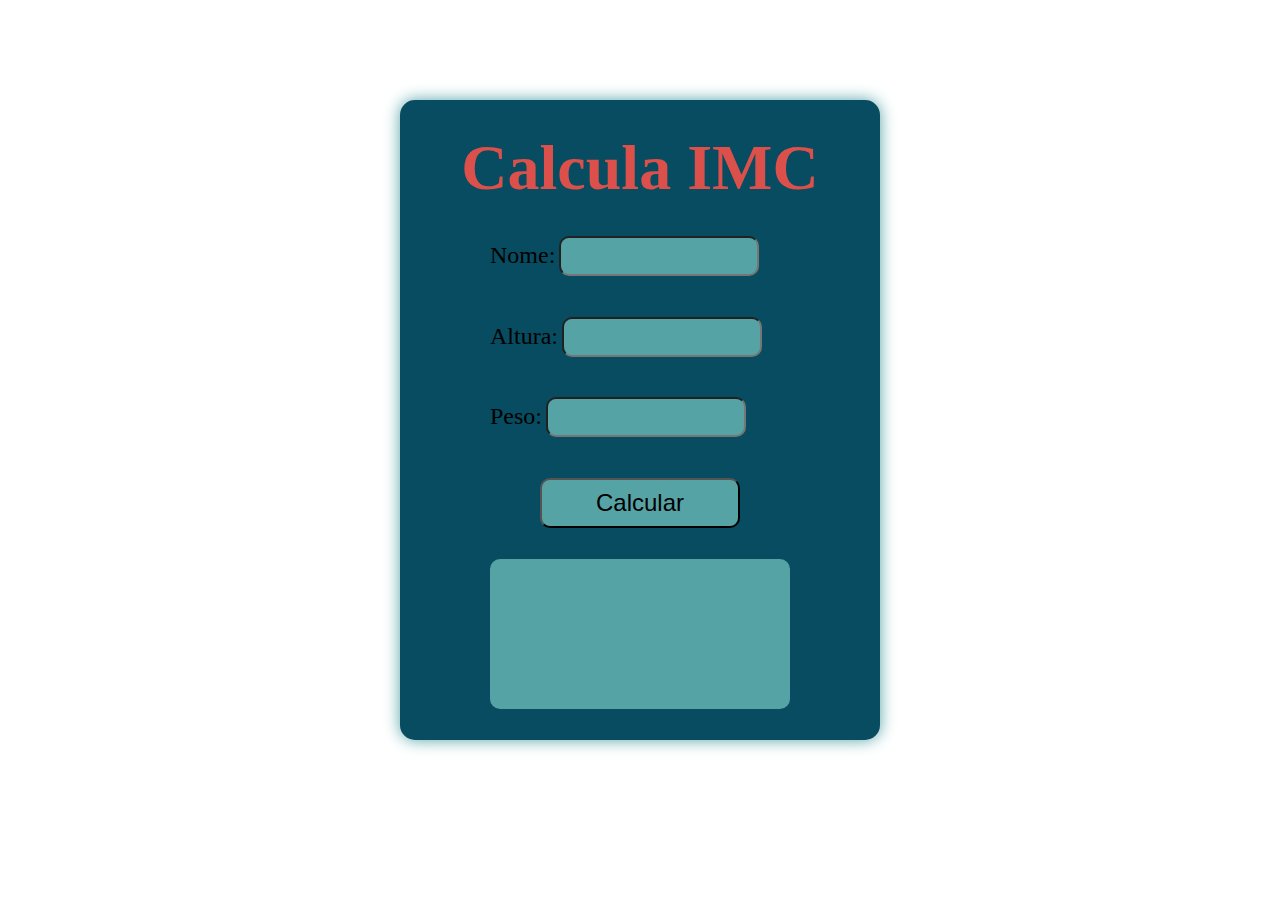
<file: 1-imc/index.html>
<!DOCTYPE html>
<html lang="en">
  <head>
    <meta charset="UTF-8" />
    <meta http-equiv="X-UA-Compatible" content="IE=edge" />
    <meta name="viewport" content="width=device-width, initial-scale=1.0" />
    <title>IMC</title>
    <link rel="stylesheet" href="style.css" />
  </head>

  <body>
    <main>
      <div class="container">
        <h1 class="title">Calcula IMC</h1>
        <div class="input">
          <label>Nome:</label>
          <input type="text" id="nome" />
        </div>
        <div class="input">
          <label>Altura:</label>
          <input type="number" id="altura" />
        </div>
        <div class="input">
          <label>Peso:</label>
          <input type="number" id="peso" />
        </div>

        <button id="calcular">Calcular</button>

        <div class="result" id="resultado"></div>
      </div>
    </main>

    <script src="./imc.js"></script>
  </body>
</html>
</file>
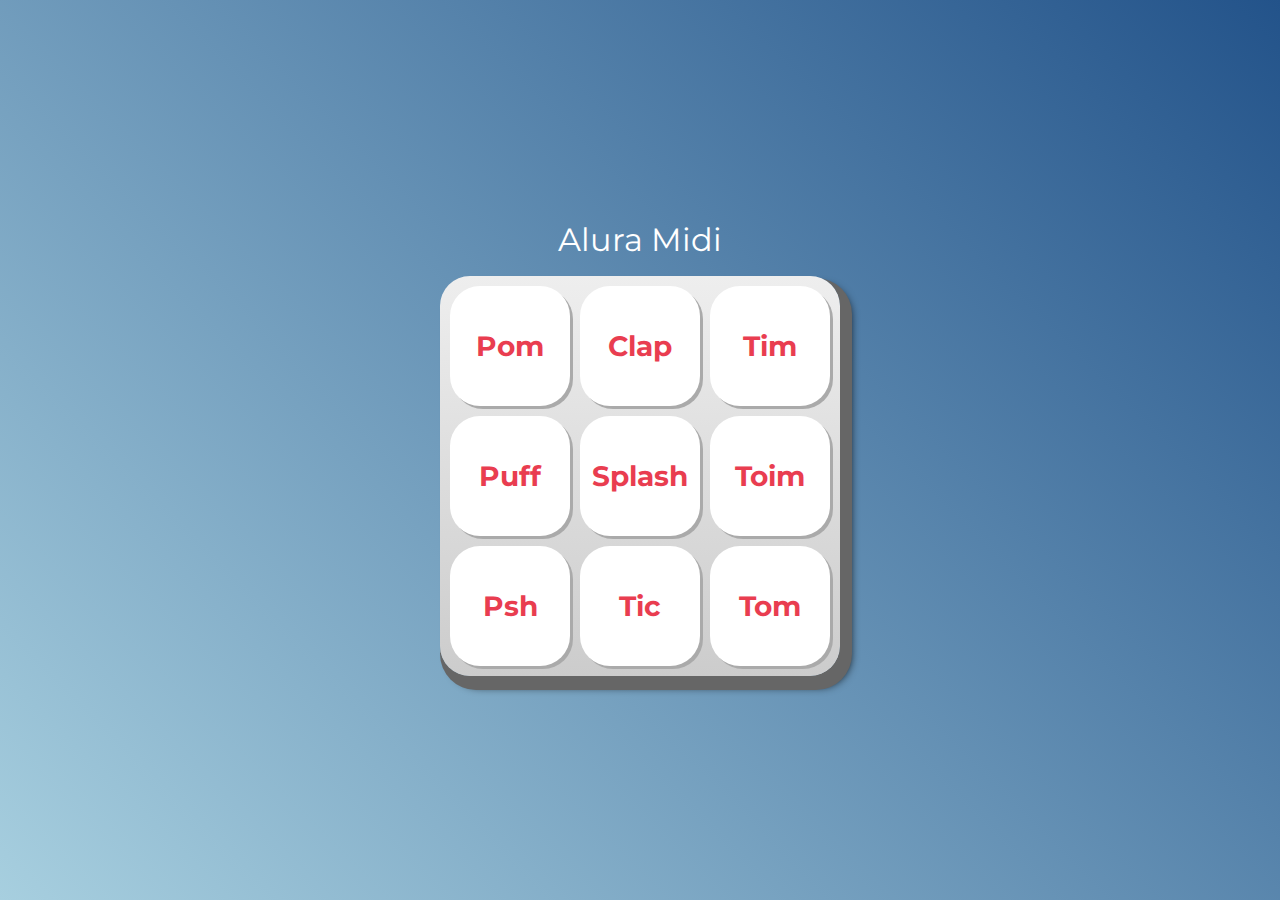
<file: aluramidi/index.html>
<!DOCTYPE html>
<html lang="pt-BR">
  <head>
    <meta charset="UTF-8" />
    <meta http-equiv="X-UA-Compatible" content="IE=edge" />
    <meta name="viewport" content="width=device-width, initial-scale=1.0" />

    <title>Alura MIDI</title>

    <link rel="preconnect" href="https://fonts.googleapis.com" />
    <link rel="preconnect" href="https://fonts.gstatic.com" crossorigin />
    <link
      href="https://fonts.googleapis.com/css2?family=Montserrat:wght@500;600&display=swap"
      rel="stylesheet"
    />

    <link rel="icon" type="image/png" href="images/bateria.png" />
    <link rel="stylesheet" href="css/reset.css" />
    <link rel="stylesheet" href="css/estilos.css" />
  </head>
  <body>
    <h1>Alura Midi</h1>

    <section class="teclado">
      <button class="tecla tecla_pom">Pom</button>
      <button class="tecla tecla_clap">Clap</button>
      <button class="tecla tecla_tim">Tim</button>

      <button class="tecla tecla_puff">Puff</button>
      <button class="tecla tecla_splash">Splash</button>
      <button class="tecla tecla_toim">Toim</button>

      <button class="tecla tecla_psh">Psh</button>
      <button class="tecla tecla_tic">Tic</button>
      <button class="tecla tecla_tom">Tom</button>
    </section>

    <audio src="sounds/keyq.wav" id="som_tecla_pom"></audio>
    <audio src="sounds/keyw.wav" id="som_tecla_clap"></audio>
    <audio src="sounds/keye.wav" id="som_tecla_tim"></audio>
    <audio src="sounds/keya.wav" id="som_tecla_puff"></audio>
    <audio src="sounds/keys.wav" id="som_tecla_splash"></audio>
    <audio src="sounds/keyd.wav" id="som_tecla_toim"></audio>
    <audio src="sounds/keyz.wav" id="som_tecla_psh"></audio>
    <audio src="sounds/keyx.wav" id="som_tecla_tic"></audio>
    <audio src="sounds/keyc.wav" id="som_tecla_tom"></audio>

    <script src="main.js"></script>
  </body>
</html>
</file>
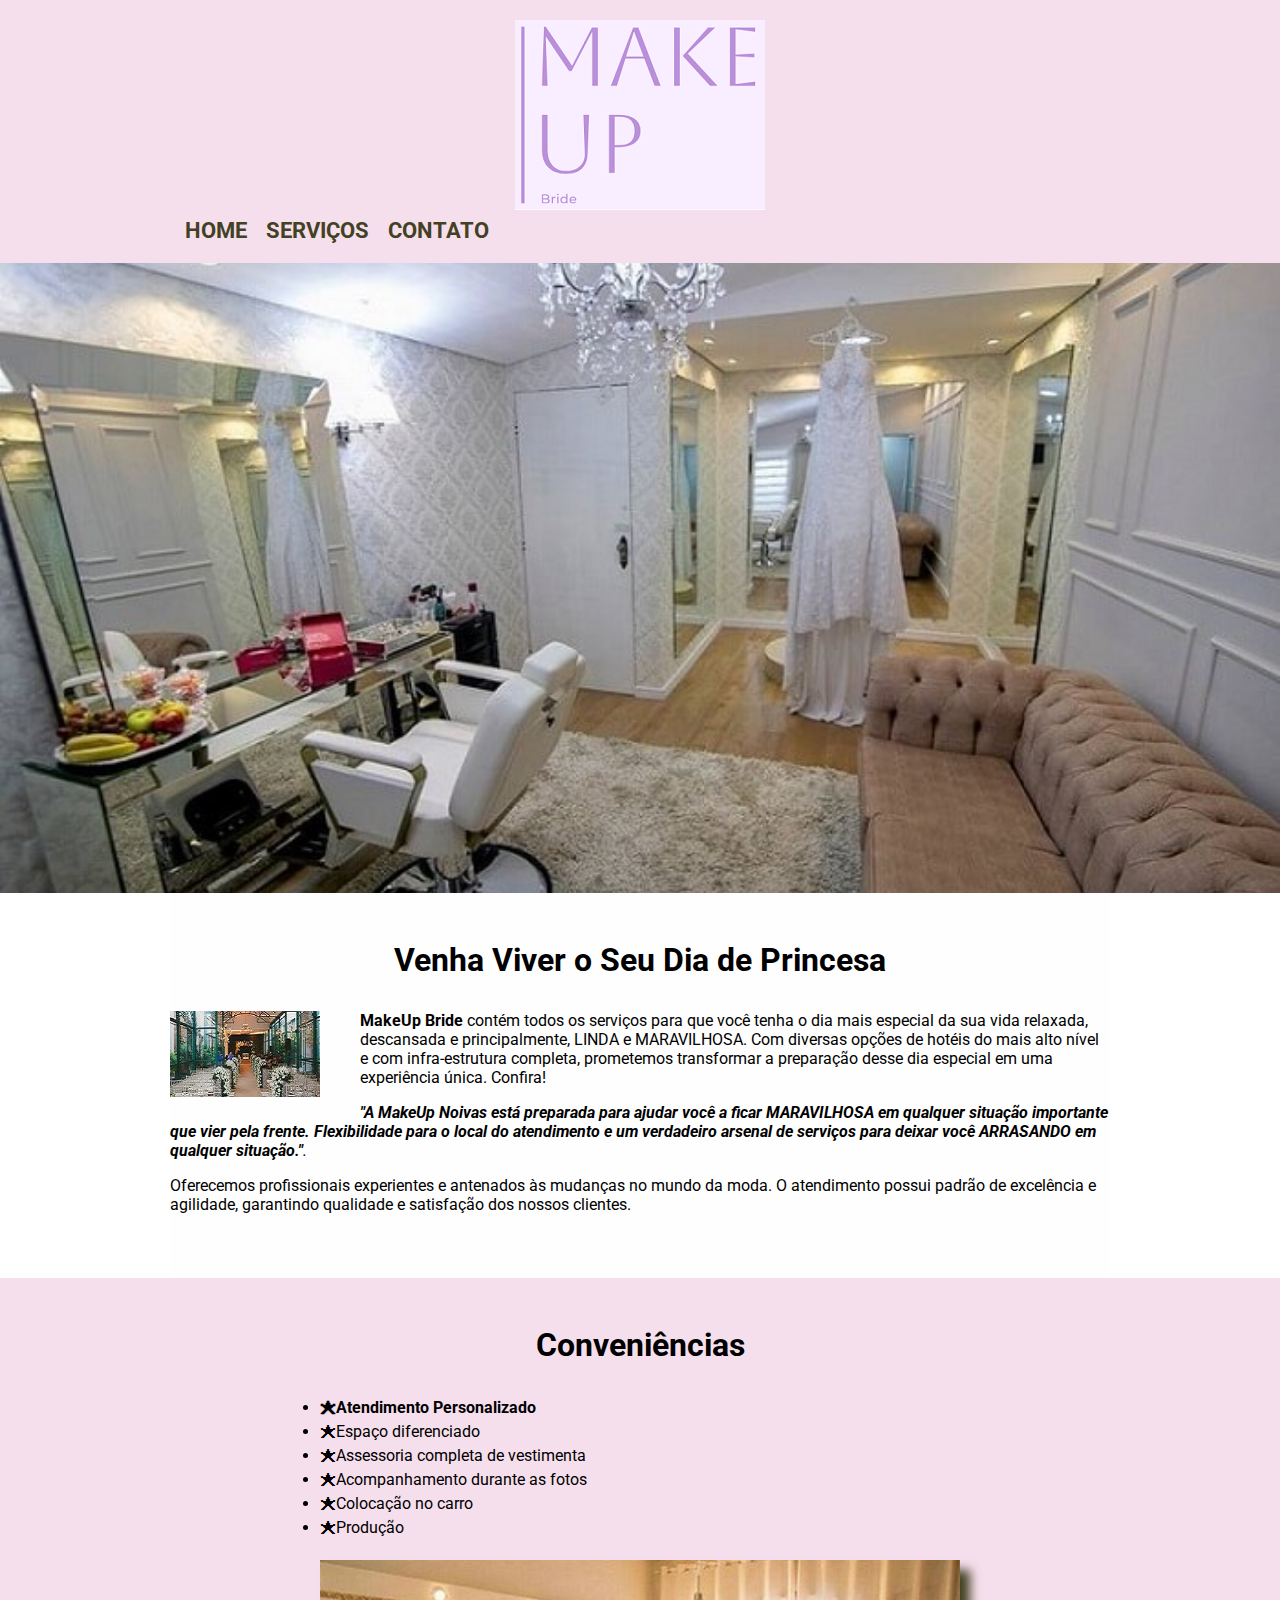
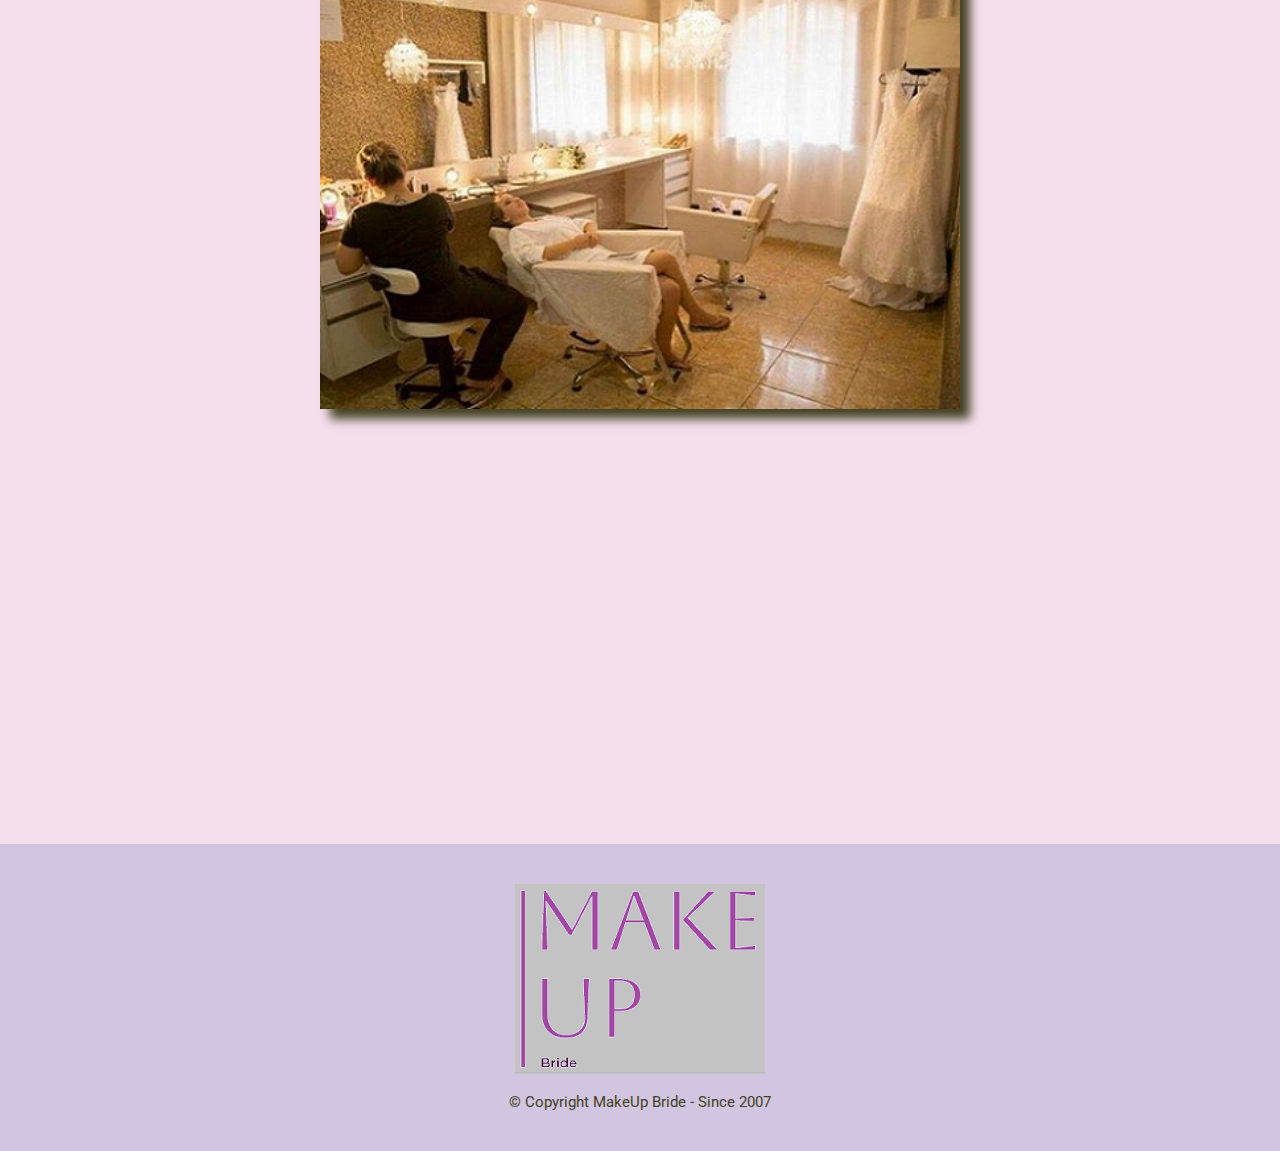
<file: Make-up/index.html>
<!DOCTYPE html>
<html lang="pt-br">
  <head>
    <meta charset="UTF-8" />
    <meta name="viewport" content="width=device-width" />
    <title>MakeUp Bride</title>

    <link rel="stylesheet" href="style.css" />
  </head>
  <body>
    <header>
      <div class="caixa">
        <h1><img src="img/logo.png" alt="Logo da MakeUp Bride" /></h1>

        <nav>
          <ul>
            <li><a href="index.html">Home</a></li>
            <li><a href="servicos.html">Serviços</a></li>
            <li><a href="contato.html">Contato</a></li>
          </ul>
        </nav>
      </div>
    </header>

    <div class="banner"></div>

    <main>
      <section class="principal">
        <h2 class="titulo-principal">Venha Viver o Seu Dia de Princesa</h2>

        <img
          class="cerimonia"
          src="img/cerimonia.jpg"
          alt="Local da Cerimonia"
        />

        <p>
          <strong>MakeUp Bride</strong> contém todos os serviços para que você
          tenha o dia mais especial da sua vida relaxada, descansada e
          principalmente, LINDA e MARAVILHOSA. Com diversas opções de hotéis do
          mais alto nível e com infra-estrutura completa, prometemos transformar
          a preparação desse dia especial em uma experiência única. Confira!
        </p>

        <p id="missao">
          <em
            ><strong
              >"A MakeUp Noivas está preparada para ajudar você a ficar
              MARAVILHOSA em qualquer situação importante que vier pela frente.
              Flexibilidade para o local do atendimento e um verdadeiro arsenal
              de serviços para deixar você ARRASANDO em qualquer
              situação."</strong
            >.</em
          >
        </p>

        <p>
          Oferecemos profissionais experientes e antenados às mudanças no mundo
          da moda. O atendimento possui padrão de excelência e agilidade,
          garantindo qualidade e satisfação dos nossos clientes.
        </p>
      </section>

      <section class="conveniencias">
        <h3 class="titulo-principal">Conveniências</h3>

        <div class="conteudo-conveniencias">
          <ul class="lista-conveniencias">
            <li class="itens">Atendimento Personalizado</li>
            <li class="itens">Espaço diferenciado</li>
            <li class="itens">Assessoria completa de vestimenta</li>
            <li class="itens">Acompanhamento durante as fotos</li>
            <li class="itens">Colocação no carro</li>
            <li class="itens">Produção</li>
          </ul>
          <img src="img/conveniencias.jpg" class="imagem-conveniencias" />
        </div>

        <div class="video">
          <iframe
            width="560"
            height="315"
            src="https://www.youtube.com/embed/i-qB6RZRxKo"
            title="YouTube video player"
            frameborder="0"
            allow="accelerometer; autoplay; clipboard-write; encrypted-media; gyroscope; picture-in-picture; web-share"
            allowfullscreen
          ></iframe>
        </div>
      </section>
    </main>

    <footer>
      <img src="img/logo2.png" / alt="Logo da MakeUp Bride">
      <p class="copyright">&copy; Copyright MakeUp Bride - Since 2007</p>
    </footer>
  </body>
</html>
</file>
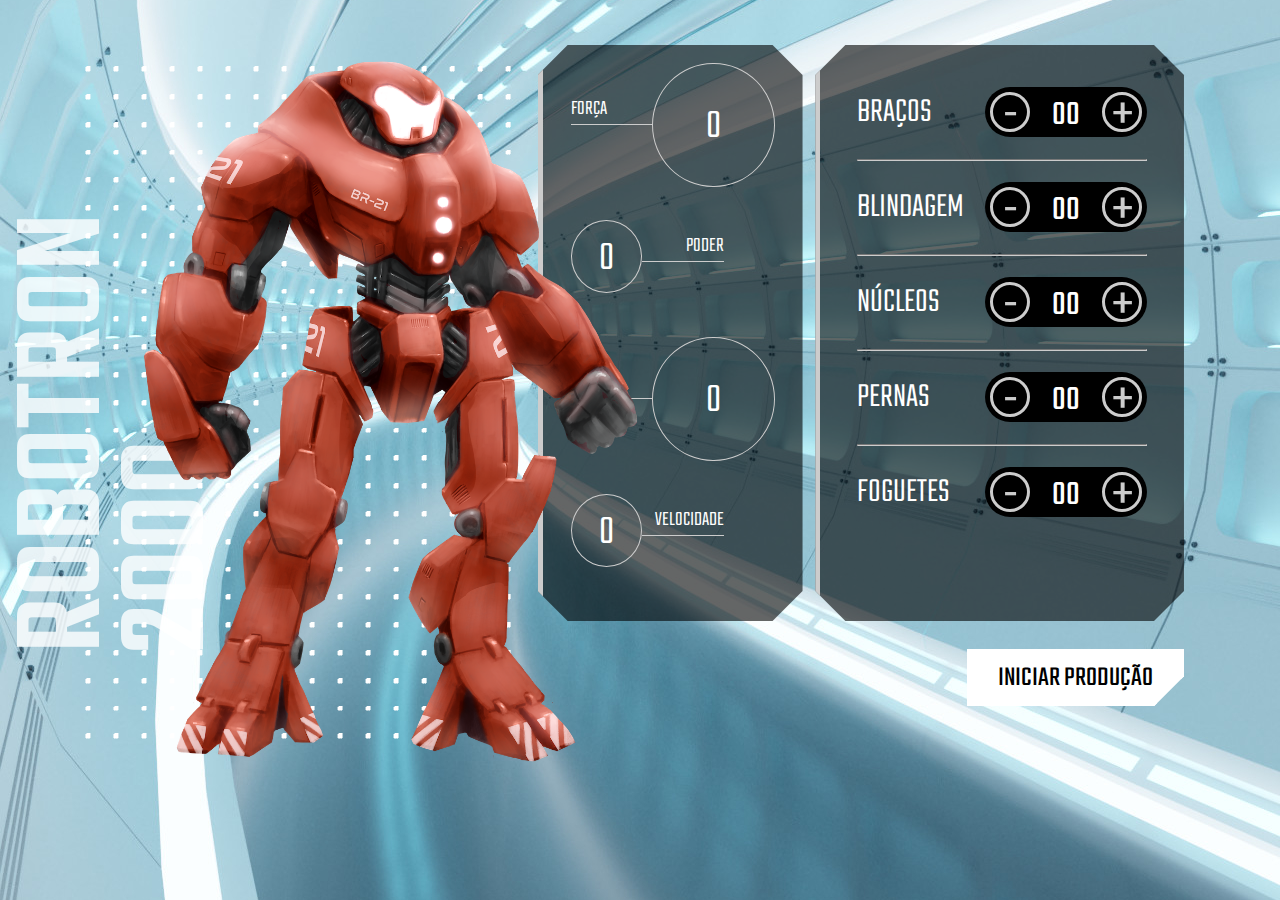
<file: robotron2000/index.html>
<!DOCTYPE html>
<html lang="en">
  <head>
    <meta charset="UTF-8" />
    <meta http-equiv="X-UA-Compatible" content="IE=edge" />
    <meta name="viewport" content="width=device-width, initial-scale=1.0" />
    <link rel="shortcut icon" type="image/jpg" href="img/favicon.ico" />
    <title>Robotron 2000</title>

    <link rel="stylesheet" href="css/style.css" />
    <link rel="preconnect" href="https://fonts.googleapis.com" />
    <link rel="preconnect" href="https://fonts.gstatic.com" crossorigin />
    <link
      href="https://fonts.googleapis.com/css2?family=Teko:wght@300;500&display=swap"
      rel="stylesheet"
    />
  </head>
  <body>
    <main>
      <section class="robotron">
        <img class="robo" src="img/robotron.png" alt="Robotron" id="robotron" />
        <figcaption class="titulo">ROBOTRON <br />2000</figcaption>
      </section>

      <section class="box estatisticas">
        <div class="estatistica">
          <p class="estatistica-titulo">Força</p>
          <div class="estatistica-valor">
            <p class="estatistica-numero" data-estatistica="forca">0</p>
          </div>
        </div>
        <div class="estatistica">
          <p class="estatistica-titulo">Poder</p>
          <div class="estatistica-valor">
            <p class="estatistica-numero" data-estatistica="poder">0</p>
          </div>
        </div>
        <div class="estatistica">
          <p class="estatistica-titulo">Energia</p>
          <div class="estatistica-valor">
            <p class="estatistica-numero" data-estatistica="energia">0</p>
          </div>
        </div>
        <div class="estatistica">
          <p class="estatistica-titulo">Velocidade</p>
          <div class="estatistica-valor">
            <p class="estatistica-numero" data-estatistica="velocidade">0</p>
          </div>
        </div>
      </section>

      <section class="equipamentos">
        <form action="" class="montador">
          <div class="box montador-conteudo">
            <div class="peca">
              <label for="" class="peca-titulo">Braços</label>
              <div class="controle">
                <buttom
                  class="controle-ajuste"
                  data-controle="-"
                  data-peca="bracos"
                  >-</buttom
                >
                <input
                  type="text"
                  class="controle-contador"
                  value="00"
                  data-contador
                />
                <buttom
                  class="controle-ajuste"
                  data-controle="+"
                  data-peca="bracos"
                  >+</buttom
                >
              </div>
            </div>
            <hr class="linha" />
            <div class="peca">
              <label for="" class="peca-titulo">Blindagem</label>
              <div class="controle">
                <buttom
                  class="controle-ajuste"
                  data-controle="-"
                  data-peca="blindagem"
                  >-</buttom
                >
                <input
                  type="text"
                  class="controle-contador"
                  value="00"
                  data-contador
                />
                <buttom
                  class="controle-ajuste"
                  data-controle="+"
                  data-peca="blindagem"
                  >+</buttom
                >
              </div>
            </div>
            <hr class="linha" />
            <div class="peca">
              <label for="" class="peca-titulo">Núcleos</label>
              <div class="controle">
                <buttom
                  class="controle-ajuste"
                  data-controle="-"
                  data-peca="nucleos"
                  >-</buttom
                >
                <input
                  type="text"
                  class="controle-contador"
                  value="00"
                  data-contador
                />
                <buttom
                  class="controle-ajuste"
                  data-controle="+"
                  data-peca="nucleos"
                  >+</buttom
                >
              </div>
            </div>
            <hr class="linha" />
            <div class="peca">
              <label for="" class="peca-titulo">Pernas</label>
              <div class="controle">
                <buttom
                  class="controle-ajuste"
                  data-controle="-"
                  data-peca="pernas"
                  >-</buttom
                >
                <input
                  type="text"
                  class="controle-contador"
                  value="00"
                  data-contador
                />
                <buttom
                  class="controle-ajuste"
                  data-controle="+"
                  data-peca="pernas"
                  >+</buttom
                >
              </div>
            </div>
            <hr class="linha" />
            <div class="peca">
              <label for="" class="peca-titulo">Foguetes</label>
              <div class="controle">
                <buttom
                  class="controle-ajuste"
                  data-controle="-"
                  data-peca="foguetes"
                  >-</buttom
                >
                <input
                  type="text"
                  class="controle-contador"
                  value="00"
                  data-contador
                />
                <buttom
                  class="controle-ajuste"
                  data-controle="+"
                  data-peca="foguetes"
                  >+</buttom
                >
              </div>
            </div>
          </div>
          <input
            type="submit"
            value="Iniciar produção"
            class="producao"
            id="producao"
          />
        </form>
      </section>
    </main>
    <script src="js/main.js"></script>
  </body>
</html>
</file>
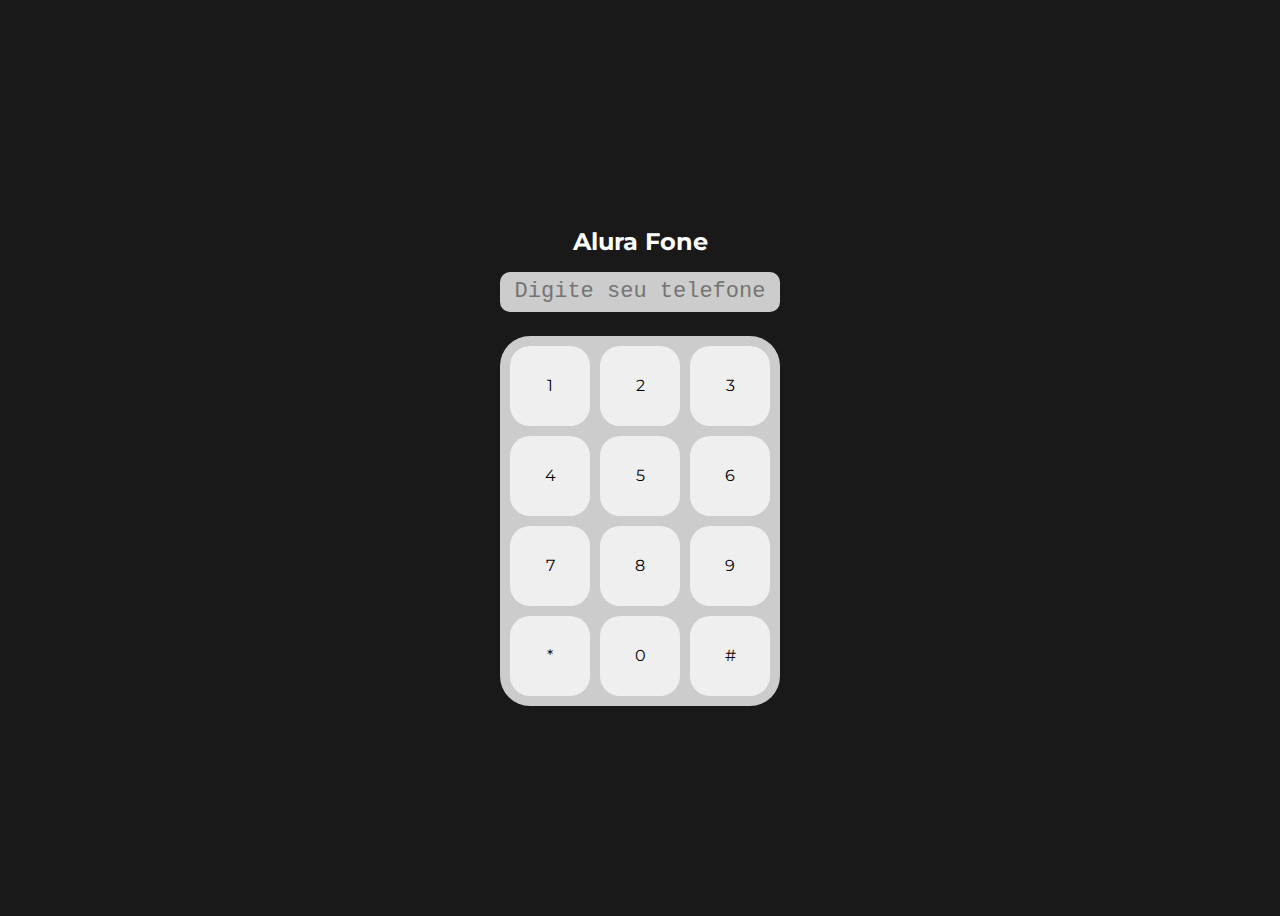
<file: alurafone/desafio.html>
<!DOCTYPE html>
<html lang="pt-BR">
  <head>
    <meta charset="UTF-8" />
    <meta http-equiv="X-UA-Compatible" content="IE=edge" />
    <meta name="viewport" content="width=device-width, initial-scale=1.0" />

    <title>Alura Fone</title>

    <link
      href="https://fonts.googleapis.com/css2?family=Montserrat:wght@500;600&display=swap"
      rel="stylesheet"
    />
    <link rel="stylesheet" href="./desafio-estilo.css" />
  </head>
  <body>
    <h1>Alura Fone</h1>

    <input type="tel" placeholder="Digite seu telefone" />
    <section class="teclado">
      <input type="button" class="tecla" value="1" />
      <input type="button" class="tecla" value="2" />
      <input type="button" class="tecla" value="3" />
      <input type="button" class="tecla" value="4" />
      <input type="button" class="tecla" value="5" />
      <input type="button" class="tecla" value="6" />
      <input type="button" class="tecla" value="7" />
      <input type="button" class="tecla" value="8" />
      <input type="button" class="tecla" value="9" />
      <input type="button" class="tecla" value="*" />
      <input type="button" class="tecla" value="0" />
      <input type="button" class="tecla" value="#" />
    </section>

    <script src="main.js"></script>
  </body>
</html>
</file>
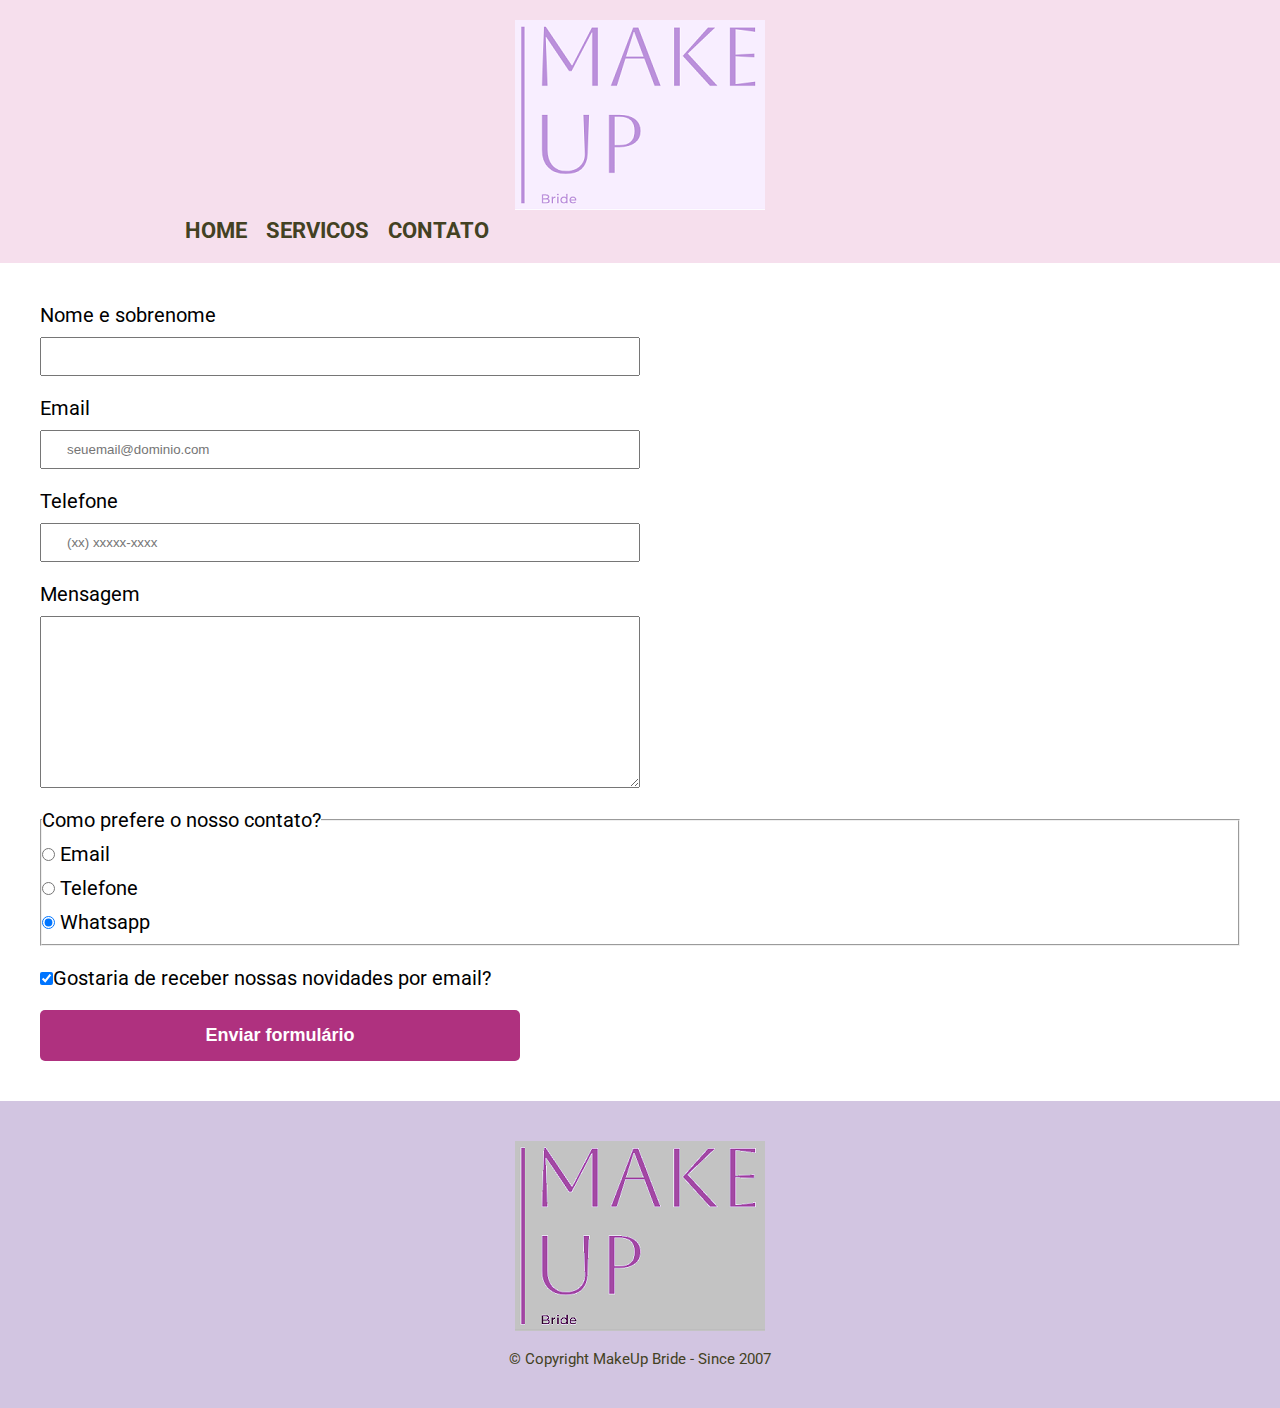
<file: Make-up/contato.html>
<!DOCTYPE html>
<html lang="pt-br">
	<head>
		<meta charset="UTF-8">
		<title>MakeUp Bride</title>

		<link rel="stylesheet" href="style.css">
	</head>
	<body>
		<header>
			<div class="caixa">
				<h1><img src="img/logo.png" alt="Logo da MakeUp Bride"></h1>
				<nav>
					<ul>
						<li><a href="index.html">Home</a></li>
						<li><a href="servicos.html">Servicos</a></li>
						<li><a href="contato.html">Contato</a></li>
					</ul>
				</nav>
			</div>
		</header>

        <main>
			<form>
				<label for="nomesobrenome">Nome e sobrenome</label>
				<input type="text" id="nomesobrenome" class="input-padrao" required>

				<label for="email">Email</label>
				<input type="email" id="email" class="input-padrao" required placeholder="seuemail@dominio.com">

				<label for="telefone">Telefone</label>
				<input type="tel" id="telefone" class="input-padrao" required placeholder="(xx) xxxxx-xxxx">

				<label for=""mensagem">Mensagem</label>
				<textarea cols="70" rows="10" id="mensagem" class="input-padrao" required></textarea>

				<fieldset>
					<legend>Como prefere o nosso contato?</legend>
					<label for="radio-email"><input type="radio" name="contato" value="email" id="radio-email"> Email</label>
					

					<label for="radio-telefone"><input type="radio" name="contato" value="telefone" id="radio-telefone"> Telefone</label>
					

					<label for="radio-whatsapp"><input type="radio" name="contato" value="whatsapp" id="radio-whatsapp" checked> Whatsapp</label>
					
				</fieldset>

				
				<label class="checkbox"><input type="checkbox" checked>Gostaria de receber nossas novidades por email?</label>

				<input type="submit" value="Enviar formulário" class="enviar">
			</form>
			
        </main>

        <footer>
			<img src="img/logo2.png" alt="Logo da MakeUp Bride">
			<p class="copyright">&copy; Copyright MakeUp Bride -  Since 2007</p>
		</footer>
	</body>
</html>
</file>
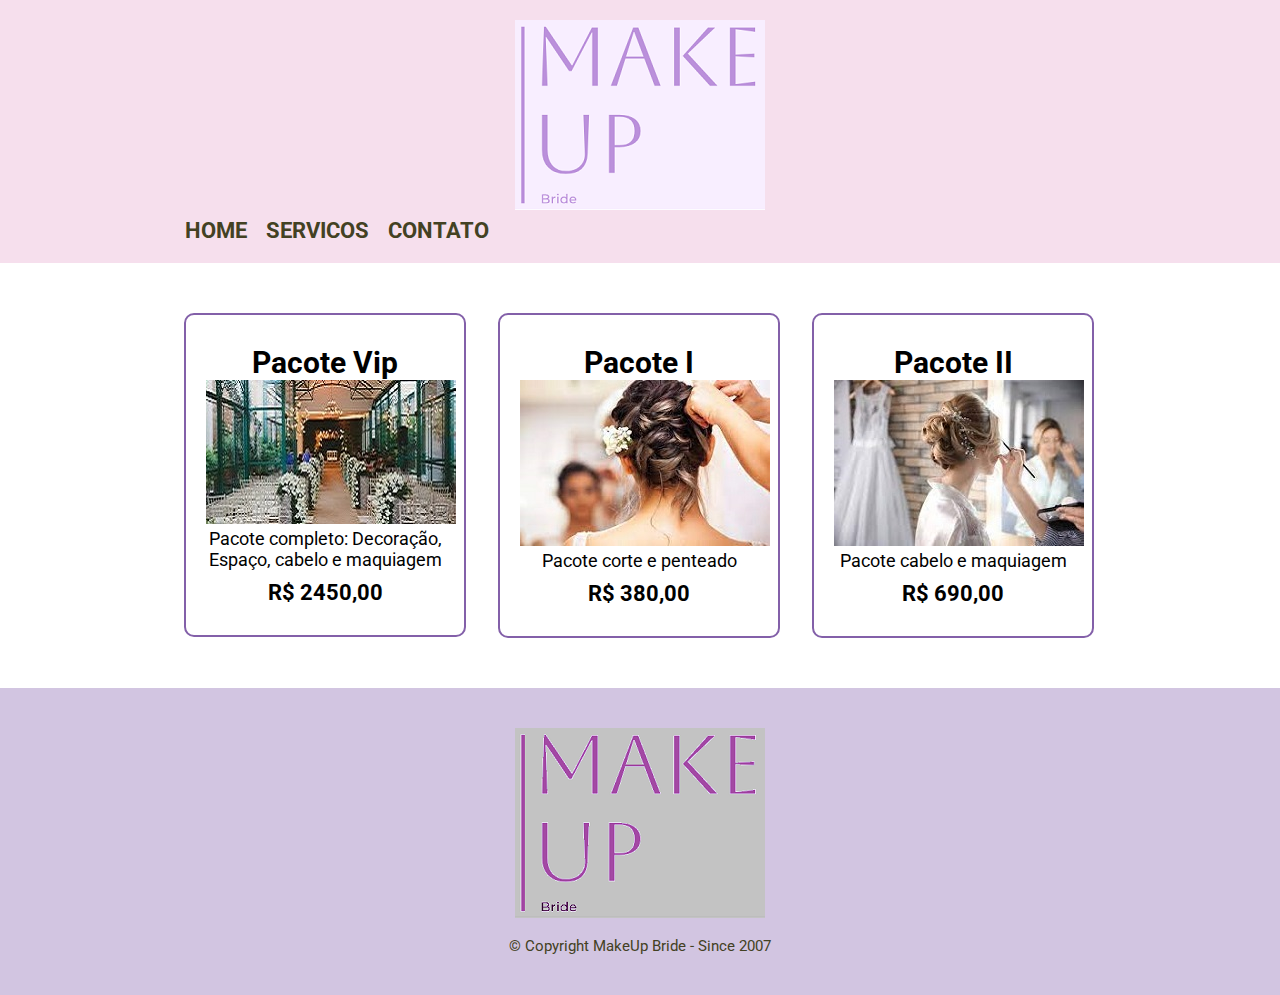
<file: Make-up/servicos.html>
<!DOCTYPE html>
<html lang="pt-br">
  <head>
    <meta charset="UTF-8" />
    <title>MakeUp Bride</title>

    <link rel="stylesheet" href="style.css" />
  </head>
  <body>
    <header>
      <div class="caixa">
        <h1><img src="img/logo.png" alt="Logo da MakeUp Bride" /></h1>

        <nav>
          <ul>
            <li><a href="index.html">Home</a></li>
            <li><a href="servicos.html">Servicos</a></li>
            <li><a href="contato.html">Contato</a></li>
          </ul>
        </nav>
      </div>
    </header>

    <main>
      <ul class="servicos">
        <li>
          <h2>Pacote Vip</h2>
          <img src="img/cerimonia.jpg" />
          <p class="servico-descricao">
            Pacote completo: Decoração, Espaço, cabelo e maquiagem
          </p>
          <p class="servico-preco">R$ 2450,00</p>
        </li>
        <li>
          <h2>Pacote I</h2>
          <img src="img/cabelo.jpg" />
          <p class="servico-descricao">Pacote corte e penteado</p>
          <p class="servico-preco">R$ 380,00</p>
        </li>
        <li>
          <h2>Pacote II</h2>
          <img src="img/noiva.jpg" />
          <p class="servico-descricao">Pacote cabelo e maquiagem</p>
          <p class="servico-preco">R$ 690,00</p>
        </li>
      </ul>
    </main>

    <footer>
      <img src="img/logo2.png" alt="Logo da MakeUp Bride" />
      <p class="copyright">&copy; Copyright MakeUp Bride - Since 2007</p>
    </footer>
  </body>
</html>
</file>
<file: 1-imc/style.css>
@import url("https://fonts.googleapis.com/css2?family=Oswald:wght@200;400;600;700&display=swap");

* {
  margin: 0;
  padding: 0;
  box-sizing: border-box;
}

main {
  display: flex;
  justify-content: center;
  align-items: center;
}

.container {
  display: flex;
  flex-direction: column;
  background: #084c61;
  width: 480px;
  height: 640px;
  align-items: center;
  justify-content: space-evenly;
  border-radius: 15px;
  box-shadow: 0 0 16px #56a3a6;
  margin: 100px 0;
}

.title {
  color: #db504a;
  font-size: 64px;
  font-weight: bold;
}

.input {
  width: 300px;
  height: 50px;
}

.input label {
  font-size: 24px;
}

.input input {
  width: 200px;
  height: 40px;
  background: #56a3a6;
  font-size: 20px;
  border-radius: 10px;
  text-align: center;
}

button {
  width: 200px;
  height: 50px;
  background: #56a3a6;
  font-size: 24px;
  border-radius: 10px;
}

.result {
  width: 300px;
  height: 150px;
  background: #56a3a6;
  font-size: 24px;
  border-radius: 10px;
  text-align: center;
  padding: 20px 20px;
}

@media (max-width: 480px) {
  main,
  input,
  button {
    font-size: 15px;
  }
}
</file>
<file: aluramidi/css/estilos.css>
:root {
  --cinza: #aaa;
  --vermelha: #e93d50;
  --vermelha-escura: #af303f;
  --branca: #fff;
  --luz: rgb(229, 255, 0);
}

body {
  align-items: center;
  background: linear-gradient(45deg, #a7cfdf 0%, #23538a 100%);
  display: flex;
  justify-content: center;
  flex-direction: column;
  font-family: "Montserrat", sans-serif;
  min-height: 100vh;
}

h1 {
  color: var(--branca);
  margin-bottom: 20px;
  font-size: 2rem;
}

.teclado {
  background: linear-gradient(to bottom, #eeeeee 0%, #cccccc 100%);
  box-shadow: 6px 8px 0 6px #666, 10px 10px 10px #000;
  border-radius: 30px;
  display: grid;
  gap: 10px;
  grid-template-columns: repeat(3, 1fr);
  padding: 10px;
}

.tecla {
  background-color: var(--branca);
  border-radius: 30px;
  box-shadow: 3px 3px 0 var(--cinza);
  color: var(--vermelha);
  cursor: pointer;
  height: 120px;
  font-size: 1.75em;
  font-weight: bold;
  line-height: 120px;
  text-align: center;
  width: 120px;
}

.tecla.ativa,
.tecla:active {
  background-color: var(--vermelha);
  border: 4px solid var(--vermelha);
  box-shadow: 3px 3px 0 var(--vermelha-escura) inset;
  color: var(--branca);
  outline: none;
}

.tecla.focus,
.tecla:focus {
  outline: none;
  box-shadow: 1px 1px 10px var(--luz);
}

.tecla.active:focus,
.tecla:active:focus {
  box-shadow: 3px 3px 0 var(--vermelha-escura) inset, 1px 1px 10px var(--luz);
}
</file>
<file: Make-up/style.css>
@import url("https://fonts.googleapis.com/css2?family=Roboto:wght@300;400;700&display=swap");

* {
  margin: 0;
  padding: 0;
  box-sizing: border-box;
}

body {
  font-family: "Roboto";
}

header {
  background: #f6dfed;
  padding: 20px 0;
}

.caixa {
  position: relative;
  width: 940px;
  margin: 0 auto;
}

nav {
  position: absolute;
  top: 110px;
  right: 0;
}

nav li {
  display: inline;
  margin: 0 0 0 15px;
}

nav a {
  text-transform: uppercase;
  color: #434123;
  font-weight: bold;
  font-size: 22px;
  text-decoration: none;
}

nav a:hover {
  color: #c09bd8;
  text-decoration: underline;
}

.servicos {
  width: 940px;
  margin: 0 auto;
  padding: 50px 0;
}

.servicos li {
  display: inline-block;
  text-align: center;
  width: 30%;
  vertical-align: top;
  margin: 0 1.5%;
  padding: 30px 20px;
  box-sizing: border-box;
  border: 2px solid #8360a9;
  border-radius: 10px;
}

.servicos li:hover {
  border-color: #af317f;
}

.servicos li:active {
  border-color: #3d2b50;
}

.servicos li:hover h2 {
  font-size: 34px;
  transition: ease .3s;
}

.servicos h2 {
  font-size: 30px;
  font-weight: bold;
}

.servico-descricao {
  font-size: 18px;
}

.servico-preco {
  font-size: 22px;
  font-weight: bold;
  margin-top: 10px;
}

footer {
  text-align: center;
  background: url("./img/background.jpg");
  padding: 40px 0;
}

.copyright {
  color: #434123;
  font-size: 15px;
  margin: 15px 0 0;
}

form {
  margin: 40px 40px;
}

form label,
form legend {
  display: block;
  font-size: 20px;
  margin: 0 0 10px;
}

.input-padrao {
  display: block;
  margin: 0 0 20px;
  padding: 10px 25px;
  width: 50%;
}

.checkbox {
  margin: 20px 0;
}

.enviar {
  width: 40%;
  padding: 15px 0;
  background: #af317f;
  color: #ffffff;
  font-weight: bold;
  font-size: 18px;
  border: none;
  border-radius: 5px;
  transition: 1s all;
  cursor: pointer;
}

.enviar:hover {
  background: #d260a6;
  transform: scale(1.1);
}

/* css da página inicial */
.banner {
  /* width: 100%; */
  height: 70vh;
  width: 100vw;
  background-image: url("./img/banner.jpeg");
  background-repeat: no-repeat;
  background-position: center;
  background-size: cover;
}

.titulo-principal {
  text-align: center;
  font-size: 2em;
  margin: 0 0 1em;
  clear: left;
}

.principal {
  padding: 3em 0;
  background: #fefefe;
  width: 940px;
  margin: 0 auto;
}

.principal p {
  margin: 0 0 1em;
}

.principal strong {
  font-weight: bold;
}

.principal em {
  font-style: italic;
}

.cerimonia {
  width: 150px;
  float: left;
  margin: 0 40px 20px 0;
}

.conveniencias {
  padding: 3em 0;
  background: #f6dfed;
}

.conteudo-conveniencias {
  width: 640px;
  margin: 0 auto;
}

.lista-conveniencias {
  width: 40%;
  display: inline-block;
  vertical-align: top;
  margin-bottom: 20px;
}

.imagem-conveniencias {
  width: 50%;
  opacity: 1;
  transition: 400ms;
  box-shadow: 10px 10px 10px 0 #434123;
}

.imagem-conveniencias:hover {
  opacity: 0.3;
}

.itens {
  line-height: 1.5;
}

.itens:first-child {
  font-weight: bold;
}

.itens:before {
  content: "🟊";
}

.video {
  width: 560px;
  margin: 2em auto;
}

@media screen and (max-width: 480px) {
  .header,
  .caixa,
  .banner,
  .principal,
  .conteudo-conveniencias,
  .video {
    width: auto;
  }
}

h1 {
  text-align: center;
}

nav {
  position: static;
}

.lista-conveniencias,
.imagem-conveniencias {
  width: 100%;
}
</file>
<file: robotron2000/css/style.css>
:root {
  --main-cinza: #cccccc;
  --main-branco: #ffffff;
  --main-preto: #000000;
}

* {
  box-sizing: border-box;
}

body {
  background: url(../img/fundo.jpg);
  background-position: center center;
  background-size: cover cover;
  padding: 0;
  margin: 0;
  font-weight: 300;
}

body,
input {
  font-family: "Teko", sans-serif;
}

main {
  width: 80vw;
  height: 80vh;
  margin: 10vh 8vw 10vh 12vw;
  display: flex;
  gap: 1vw;
}

.robotron {
  background: url(../img/estrutura.png) no-repeat;
  background-position: center center;
  margin: 0;
  flex-basis: 40%;
  position: relative;
}

.robo {
  height: 110%;
  z-index: 1;
  position: absolute;
  left: -20%;
  top: -5%;
}

.titulo {
  transform: rotate(180deg);
  font-weight: 500;
  font-size: 130px;
  position: absolute;
  bottom: 7rem;
  left: -3rem;
  line-height: 0.8;
  writing-mode: vertical-rl;
  text-orientation: mixed;
  color: rgba(255, 255, 255, 0.8);
}

.box {
  background: rgba(0, 0, 0, 0.6);
  clip-path: polygon(
    calc(100% - 30px) 0,
    100% 30px,
    100% calc(100% - 30px),
    calc(100% - 30px) 100%,
    30px 100%,
    0 calc(100% - 30px),
    0 30px,
    30px 0
  );
  border-left: 5px solid var(--main-cinza);
  height: 80%;
}

/****************************** Equipamentos *****/

.equipamentos {
  flex-basis: 32%;
}

.montador {
  height: 100%;
}

.montador-conteudo {
  padding: 2em 10%;
}

.peca {
  padding: 1em 0;
}

.peca-titulo {
  color: var(--main-branco);
  text-transform: uppercase;
  font-size: 2.5em;
}

.controle {
  background: var(--main-preto);
  border-radius: 25px;
  float: right;
  display: inline-flex;
  padding: 5px;
  align-items: center;
  align-self: flex-end;
}

.controle-contador {
  width: 40px;
  height: 35px;
  background: none;
  border: 0;
  margin: 0 1rem;
  color: var(--main-branco);
  text-align: center;
  font-size: 2.5em;
  display: inline-flex;
  align-items: center;
  padding-top: 8px;
}

.controle-ajuste {
  display: inline-block;
  width: 40px;
  height: 40px;
  line-height: 44px;
  border-radius: 50%;
  color: var(--main-cinza);
  font-size: 4em;
  background: var(--main-preto);
  text-align: center;
  border: 3px solid var(--main-cinza);
  cursor: pointer;
}

.linha {
  border-color: var(--main-cinza);
}

.producao {
  margin-top: 1em;
  font-size: 2em;
  text-transform: uppercase;
  padding: 0.2em 1em;
  float: right;
  border: 3px solid var(--main-branco);
  background: var(--main-branco);
  clip-path: polygon(
    100% 0,
    100% calc(100% - 30px),
    calc(100% - 30px) 100%,
    0 100%,
    0 0
  );
  cursor: pointer;
}

.producao:hover {
  background: var(--main-preto);
  color: var(--main-branco);
}

/****************************** Estatísticas *****/
.estatisticas {
  flex-basis: 23%;
  padding: 2em 2em 0;
}

.estatistica {
  color: var(--main-branco);
  display: flex;
  align-items: flex-start;
  height: 25%;
}

.estatistica-titulo {
  font-size: 1.5em;
  border-bottom: 1px solid var(--main-cinza);
  flex-basis: 40%;
  text-transform: uppercase;
  order: 1;
}

.estatistica-valor {
  flex-basis: 60%;
  position: relative;
  margin: 10px 0 0;
  order: 2;
  margin: -10px 0 0;
}

.estatistica-valor::after {
  content: "";
  display: block;
  padding-bottom: 100%;
  border: 1px solid var(--main-cinza);
  border-radius: 50%;
}

.estatistica-numero {
  position: absolute;
  top: 50%;
  transform: translateY(-46%);
  width: 100%;
  line-height: 100%;
  text-align: center;
  font-size: 3em;
  margin: 0;
}

.estatistica:nth-child(2n) .estatistica-titulo {
  order: 2;
  text-align: right;
}

.estatistica:nth-child(2n) .estatistica-valor {
  order: 1;
  flex-basis: 35%;
  margin: 10px 0 0;
}

@media screen and (max-width: 1600px) {
  body {
    font-size: 14px;
  }
  main {
    width: 90vw;
    height: 80vh;
    margin: 5vh auto;
  }
}

@media screen and (max-width: 1200px) {
  body {
    font-size: 13px;
  }

  main {
    width: 96vw;
    height: 80vh;
    margin: 10vh auto;
  }
}
</file>
<file: alurafone/desafio-estilo.css>
* {
  box-sizing: border-box;
  /*   margin: 0;
  padding: 0; */
}

body {
  display: flex;
  justify-content: center;
  align-items: center;
  flex-direction: column;

  background-color: #191919;
  min-height: 100vh;
}

input {
  border: none;
  color: inherit;
  font-size: inherit;
  font-weight: inherit;
  font-family: inherit;
}

h1 {
  font-family: "Montserrat", sans-serif;
  font-size: 24px;
  color: #fff;
}

.teclado {
  display: grid;
  grid-template-columns: repeat(3, 1fr);
  gap: 10px;

  background-color: #cccccc;
  border-radius: 30px;

  padding: 10px;
}

input[type="button"] {
  border-radius: 20px;
  cursor: pointer;
  font-family: "Montserrat", sans-serif;
  height: 80px;
  width: 80px;
}

input[type="tel"] {
  background-color: #cccccc;
  border-radius: 10px;
  font-family: monospace;
  font-size: 22px;
  height: 40px;
  margin-bottom: 24px;
  padding: 10px;
  text-align: center;
  width: 280px;
}

.ativa {
  background-color: yellow;
}

.tecla.active:focus,
.tecla:active:focus {
  background-color: yellow;
}
</file>
